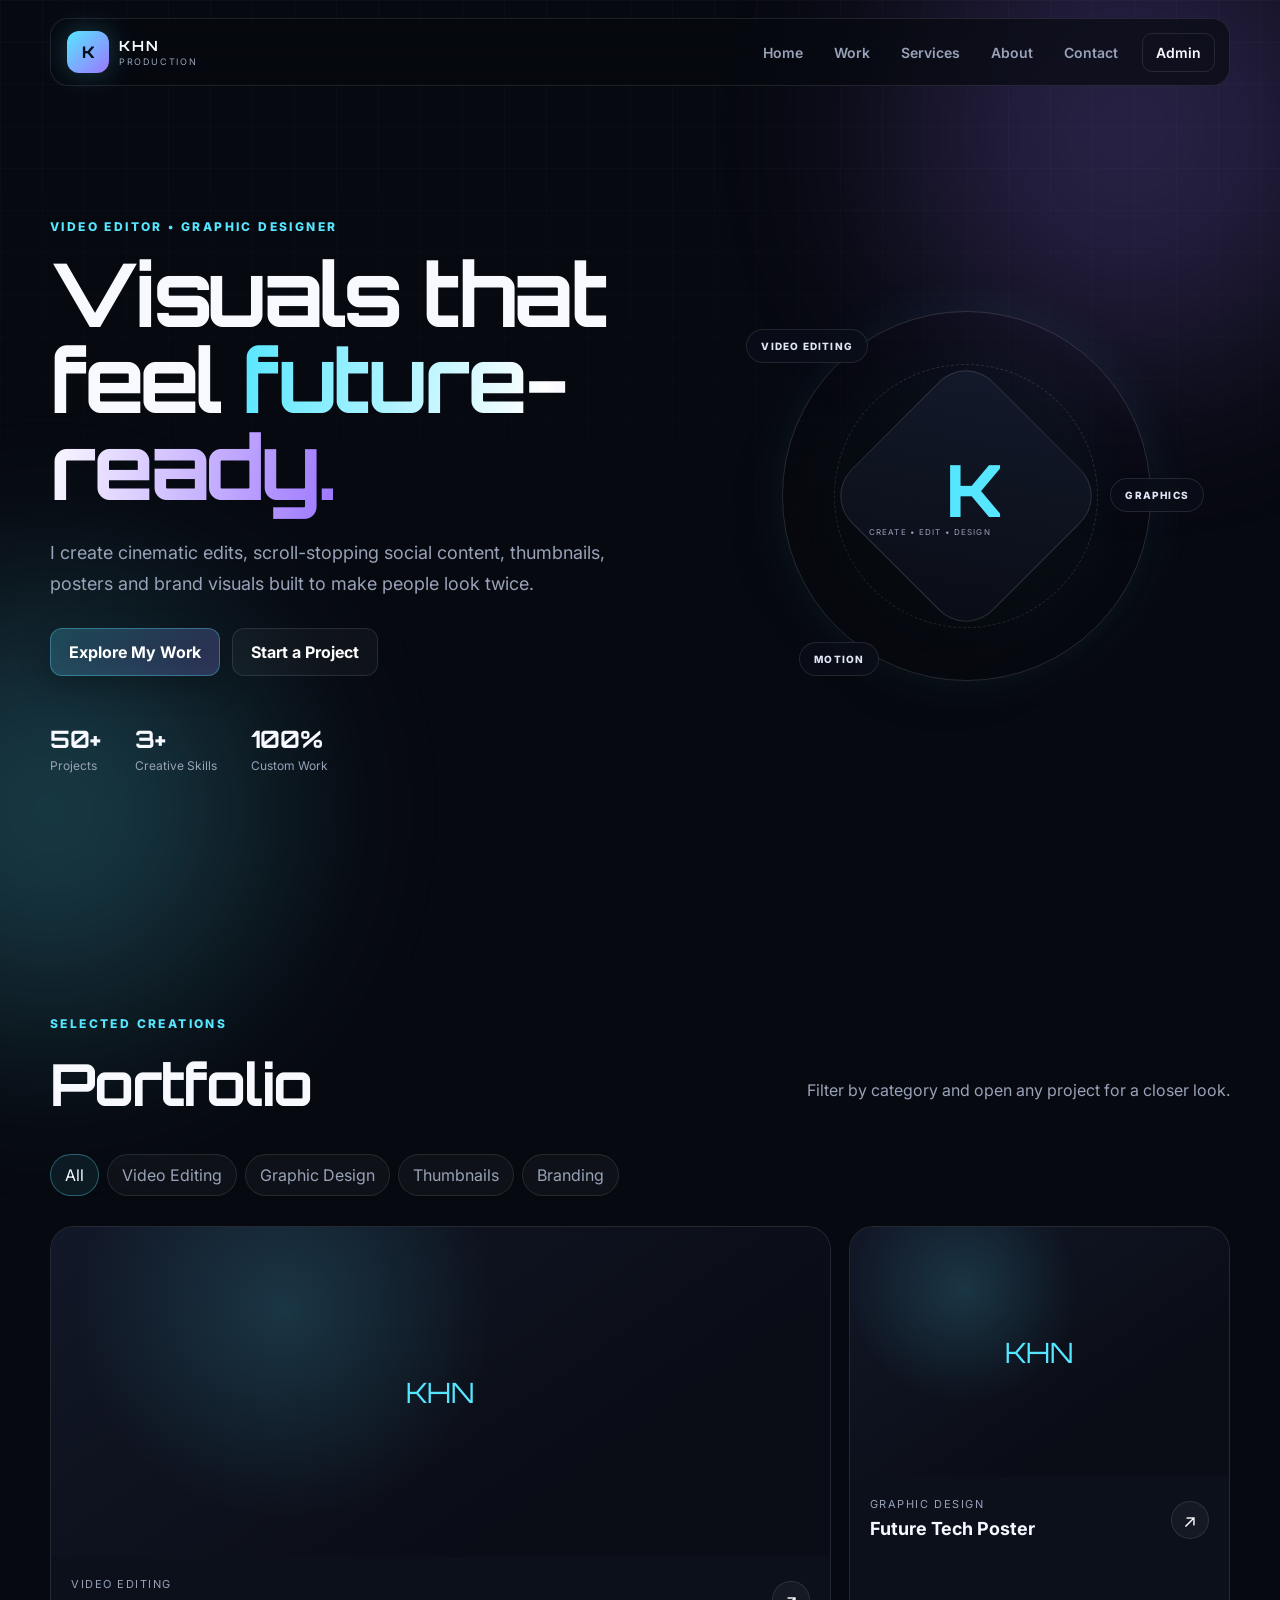
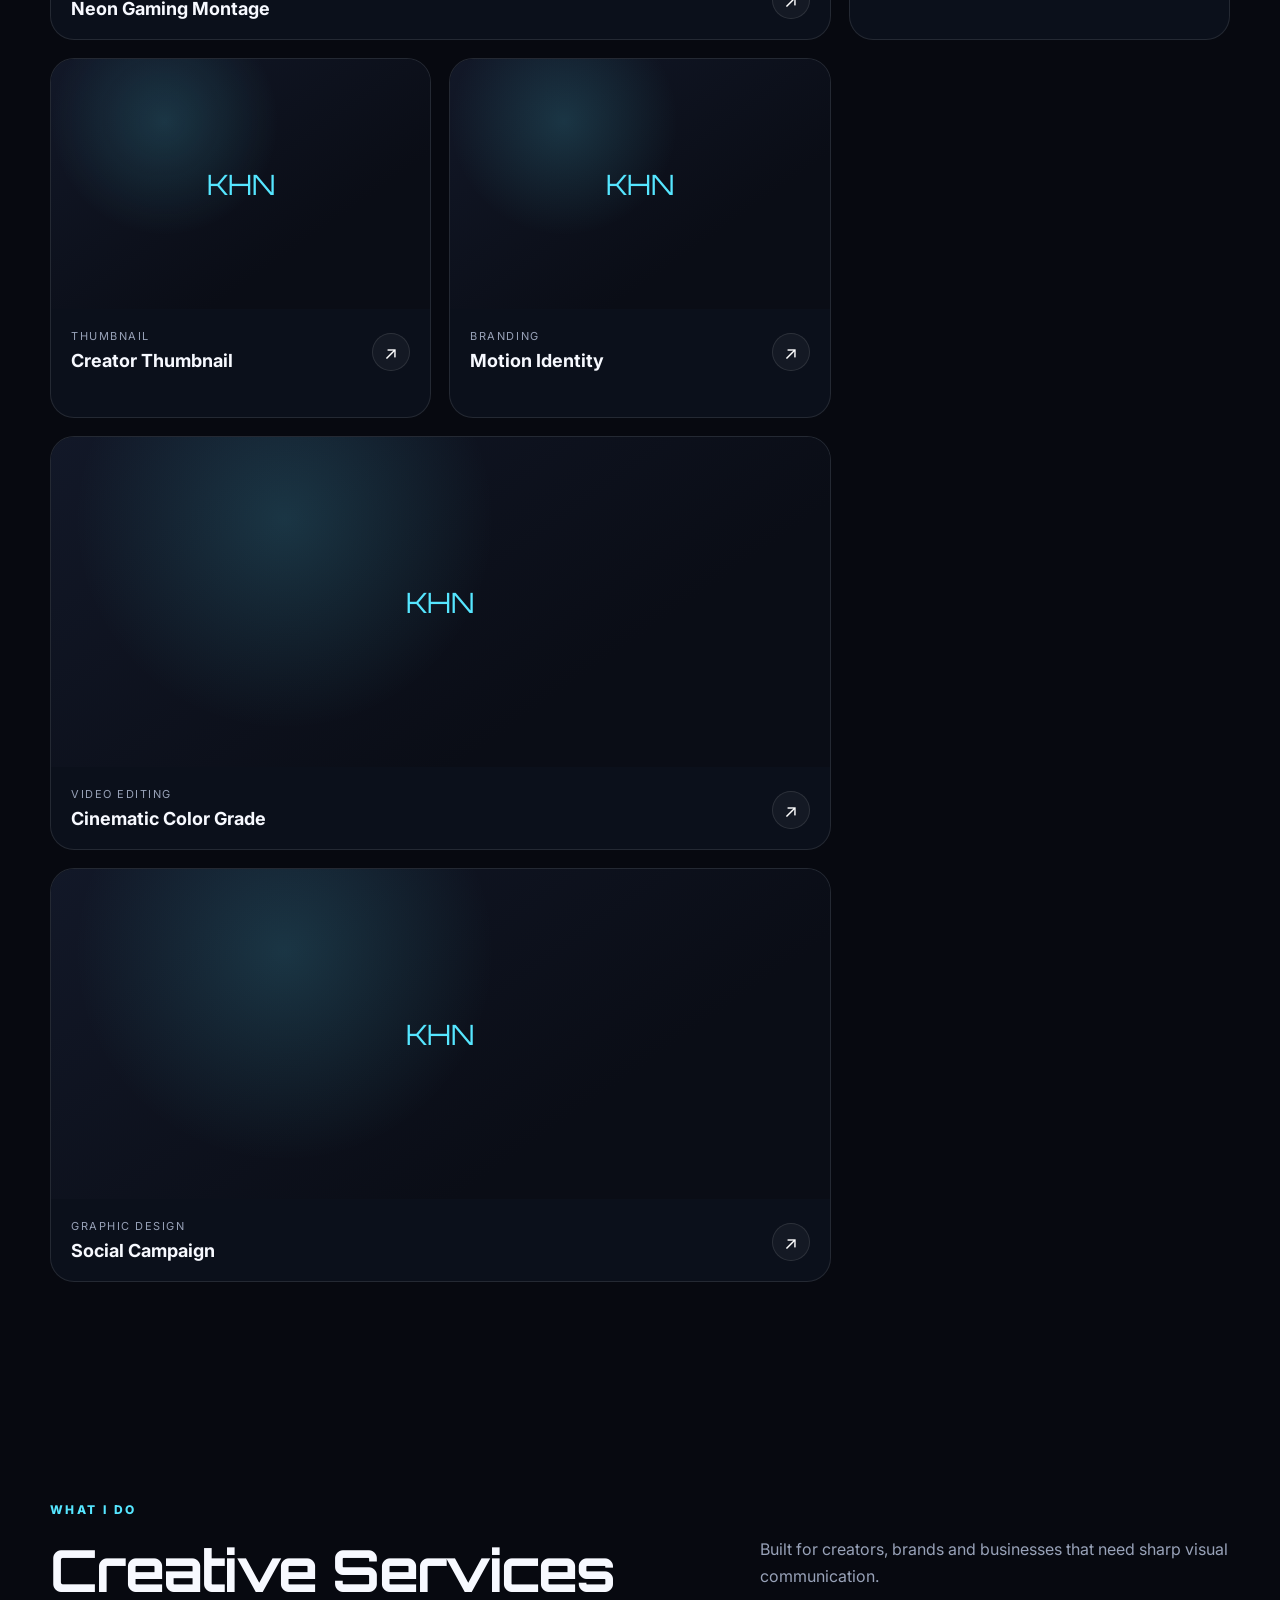
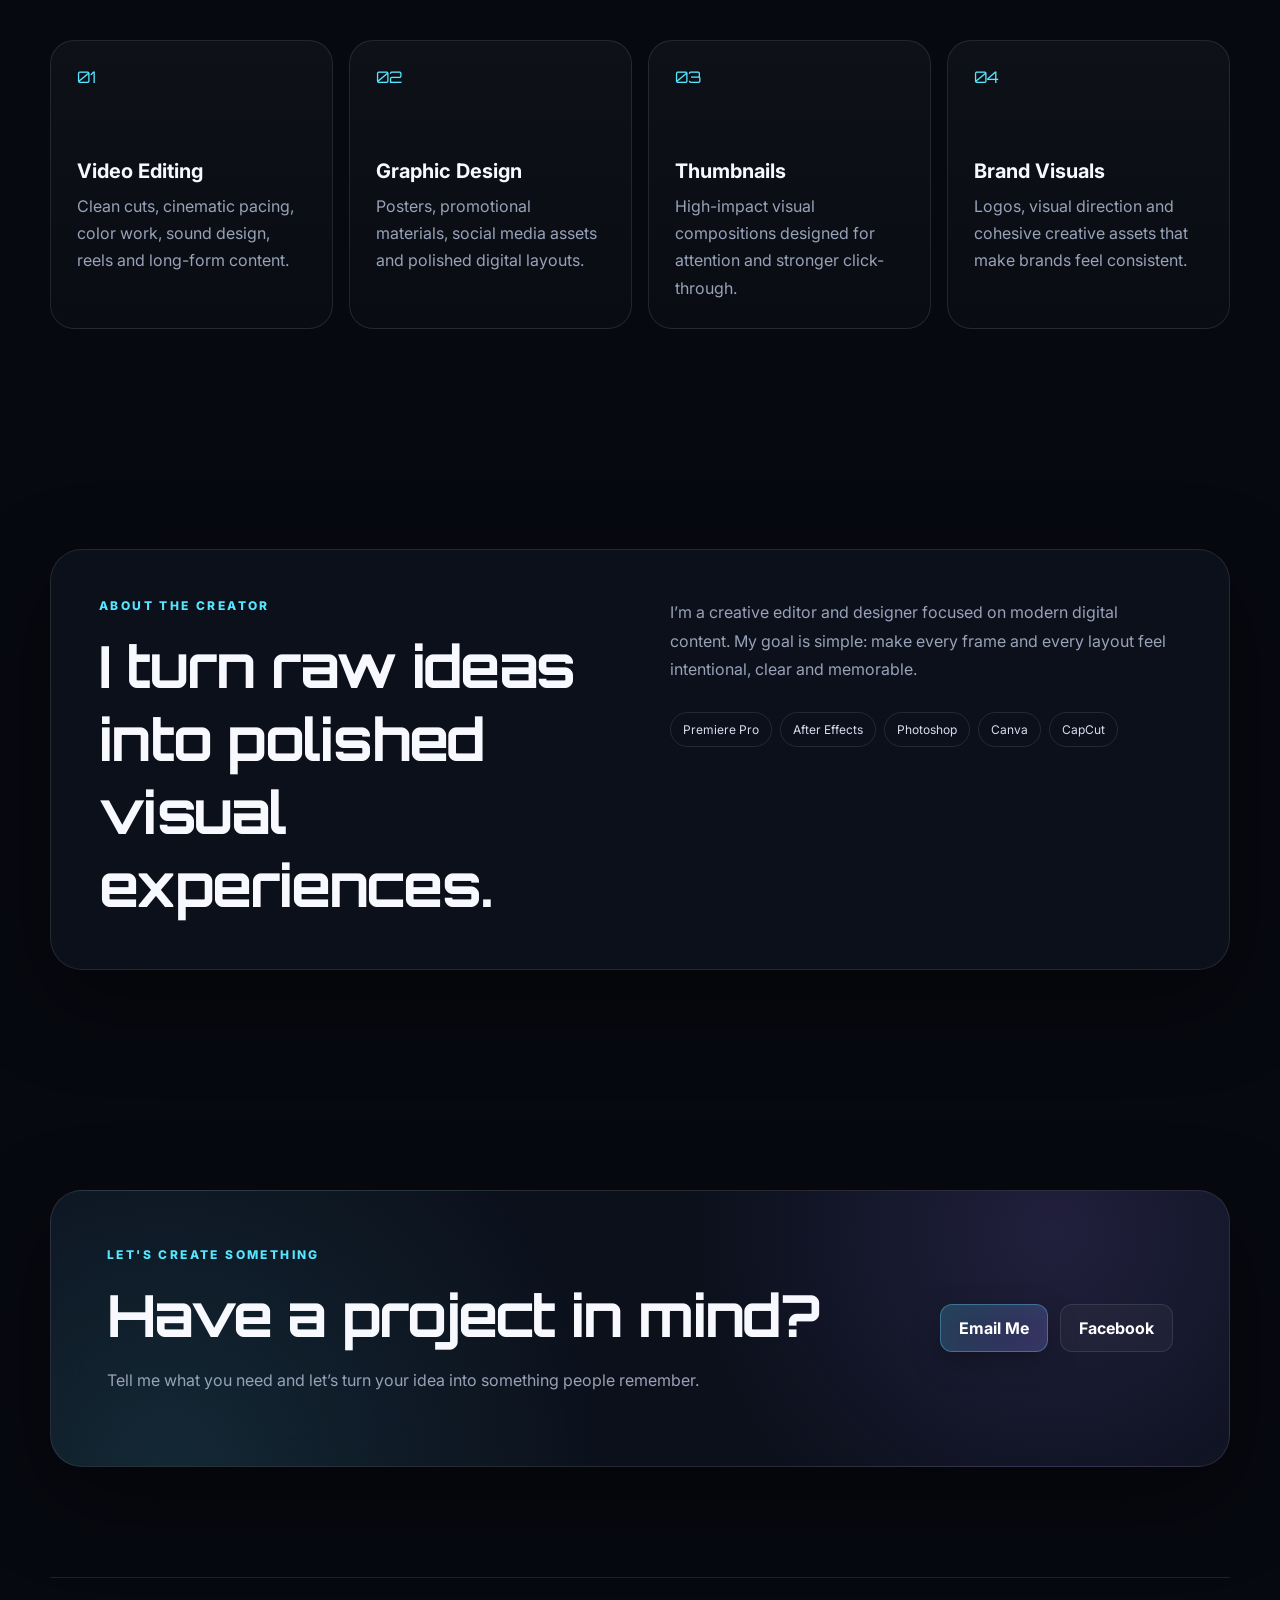
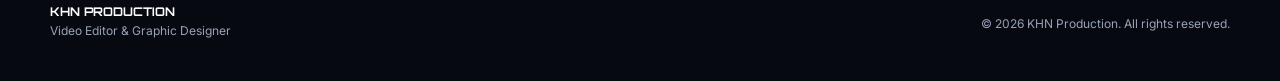
<file: index.html>
<!DOCTYPE html>
<html lang="en">
<head>
  <meta charset="UTF-8" />
  <meta name="viewport" content="width=device-width, initial-scale=1.0" />
  <meta name="description" content="KHN Production — Video Editing and Graphic Design Portfolio" />
  <title>KHN Production | Video Editor & Graphic Designer</title>
  <link rel="preconnect" href="https://fonts.googleapis.com">
  <link rel="preconnect" href="https://fonts.gstatic.com" crossorigin>
  <link href="https://fonts.googleapis.com/css2?family=Inter:wght@400;500;600;700;800&family=Orbitron:wght@500;600;700&display=swap" rel="stylesheet">
  <link rel="stylesheet" href="css/style.css" />
</head>
<body>
  <div class="ambient ambient-a"></div>
  <div class="ambient ambient-b"></div>
  <div class="grid-overlay"></div>

  <header class="site-header">
    <a class="brand" href="#home">
      <span class="brand-mark">K</span>
      <span>
        <strong>KHN</strong>
        <small>PRODUCTION</small>
      </span>
    </a>

    <button class="nav-toggle" aria-label="Open menu" aria-expanded="false">☰</button>

    <nav class="site-nav">
      <a href="#home">Home</a>
      <a href="#work">Work</a>
      <a href="#services">Services</a>
      <a href="#about">About</a>
      <a href="#contact">Contact</a>
      <a class="nav-admin" href="admin.html">Admin</a>
    </nav>
  </header>

  <main>
    <section class="hero section" id="home">
      <div class="hero-copy reveal">
        <p class="eyebrow">VIDEO EDITOR • GRAPHIC DESIGNER</p>
        <h1>Visuals that feel <span>future-ready.</span></h1>
        <p class="hero-text">
          I create cinematic edits, scroll-stopping social content, thumbnails, posters and brand visuals built to make people look twice.
        </p>

        <div class="hero-actions">
          <a class="btn btn-primary" href="#work">Explore My Work</a>
          <a class="btn btn-ghost" href="#contact">Start a Project</a>
        </div>

        <div class="hero-stats">
          <div><strong>50+</strong><span>Projects</span></div>
          <div><strong>3+</strong><span>Creative Skills</span></div>
          <div><strong>100%</strong><span>Custom Work</span></div>
        </div>
      </div>

      <div class="hero-visual reveal">
        <div class="orbital-card">
          <div class="orbital-ring ring-one"></div>
          <div class="orbital-ring ring-two"></div>
          <div class="orbital-core">
            <span class="core-k">K</span>
            <small>CREATE • EDIT • DESIGN</small>
          </div>
          <div class="floating-pill pill-a">VIDEO EDITING</div>
          <div class="floating-pill pill-b">GRAPHICS</div>
          <div class="floating-pill pill-c">MOTION</div>
        </div>
      </div>
    </section>

    <section class="work section" id="work">
      <div class="section-head reveal">
        <div>
          <p class="eyebrow">SELECTED CREATIONS</p>
          <h2>Portfolio</h2>
        </div>
        <p>Filter by category and open any project for a closer look.</p>
      </div>

      <div class="filter-bar reveal" id="filterBar">
        <button class="filter-btn active" data-filter="all">All</button>
        <button class="filter-btn" data-filter="video">Video Editing</button>
        <button class="filter-btn" data-filter="graphics">Graphic Design</button>
        <button class="filter-btn" data-filter="thumbnail">Thumbnails</button>
        <button class="filter-btn" data-filter="branding">Branding</button>
      </div>

      <div class="portfolio-grid" id="portfolioGrid"></div>

      <div class="empty-state hidden" id="emptyState">
        <h3>No projects yet.</h3>
        <p>Add a project from the Admin page.</p>
      </div>
    </section>

    <section class="services section" id="services">
      <div class="section-head reveal">
        <div>
          <p class="eyebrow">WHAT I DO</p>
          <h2>Creative Services</h2>
        </div>
        <p>Built for creators, brands and businesses that need sharp visual communication.</p>
      </div>

      <div class="service-grid">
        <article class="service-card reveal">
          <span>01</span>
          <h3>Video Editing</h3>
          <p>Clean cuts, cinematic pacing, color work, sound design, reels and long-form content.</p>
        </article>
        <article class="service-card reveal">
          <span>02</span>
          <h3>Graphic Design</h3>
          <p>Posters, promotional materials, social media assets and polished digital layouts.</p>
        </article>
        <article class="service-card reveal">
          <span>03</span>
          <h3>Thumbnails</h3>
          <p>High-impact visual compositions designed for attention and stronger click-through.</p>
        </article>
        <article class="service-card reveal">
          <span>04</span>
          <h3>Brand Visuals</h3>
          <p>Logos, visual direction and cohesive creative assets that make brands feel consistent.</p>
        </article>
      </div>
    </section>

    <section class="about section" id="about">
      <div class="about-panel reveal">
        <div>
          <p class="eyebrow">ABOUT THE CREATOR</p>
          <h2>I turn raw ideas into polished visual experiences.</h2>
        </div>
        <div class="about-copy">
          <p>
            I’m a creative editor and designer focused on modern digital content. My goal is simple: make every frame and every layout feel intentional, clear and memorable.
          </p>
          <div class="skills">
            <span>Premiere Pro</span>
            <span>After Effects</span>
            <span>Photoshop</span>
            <span>Canva</span>
            <span>CapCut</span>
          </div>
        </div>
      </div>
    </section>

    <section class="contact section" id="contact">
      <div class="contact-panel reveal">
        <div>
          <p class="eyebrow">LET'S CREATE SOMETHING</p>
          <h2>Have a project in mind?</h2>
          <p>Tell me what you need and let’s turn your idea into something people remember.</p>
        </div>
        <div class="contact-actions">
          <a class="btn btn-primary" href="mailto:jyocinth@gmail.com">Email Me</a>
          <a class="btn btn-ghost" href="#">Facebook</a>
        </div>
      </div>
    </section>
  </main>

  <footer class="site-footer">
    <div>
      <strong>KHN PRODUCTION</strong>
      <span>Video Editor & Graphic Designer</span>
    </div>
    <p>© <span id="year"></span> KHN Production. All rights reserved.</p>
  </footer>

  <div class="modal hidden" id="projectModal" aria-hidden="true">
    <div class="modal-backdrop" data-close-modal></div>
    <div class="modal-card">
      <button class="modal-close" data-close-modal aria-label="Close">×</button>
      <div class="modal-media" id="modalMedia"></div>
      <div class="modal-copy">
        <p class="eyebrow" id="modalCategory"></p>
        <h3 id="modalTitle"></h3>
        <p id="modalDescription"></p>
      </div>
    </div>
  </div>

  <script src="js/data.js"></script>
  <script src="js/app.js"></script>
</body>
</html>
</file>
<file: css/style.css>
:root {
  --bg: #070910;
  --bg-soft: #0d111b;
  --panel: rgba(15, 20, 32, .72);
  --panel-strong: rgba(17, 22, 36, .92);
  --line: rgba(255,255,255,.1);
  --text: #f7f9ff;
  --muted: #98a2b8;
  --cyan: #56e6ff;
  --violet: #9d77ff;
  --green: #7dffc9;
  --radius: 24px;
  --shadow: 0 30px 90px rgba(0,0,0,.45);
}

* { box-sizing: border-box; }
html { scroll-behavior: smooth; }
body {
  margin: 0;
  font-family: "Inter", sans-serif;
  background: var(--bg);
  color: var(--text);
  min-height: 100vh;
  overflow-x: hidden;
}
a { color: inherit; text-decoration: none; }
button, input, textarea, select { font: inherit; }
button { cursor: pointer; }
img, video, iframe { max-width: 100%; display: block; }

.ambient {
  position: fixed;
  border-radius: 50%;
  filter: blur(100px);
  opacity: .22;
  pointer-events: none;
  z-index: -3;
}
.ambient-a { width: 460px; height: 460px; background: var(--violet); top: -100px; right: -80px; }
.ambient-b { width: 420px; height: 420px; background: var(--cyan); bottom: -120px; left: -160px; }
.grid-overlay {
  position: fixed; inset: 0; pointer-events: none; z-index: -2;
  background-image:
    linear-gradient(rgba(255,255,255,.025) 1px, transparent 1px),
    linear-gradient(90deg, rgba(255,255,255,.025) 1px, transparent 1px);
  background-size: 42px 42px;
  mask-image: linear-gradient(to bottom, black, transparent 85%);
}

.site-header {
  width: min(1180px, calc(100% - 32px));
  margin: 18px auto 0;
  position: sticky; top: 18px; z-index: 30;
  display: flex; align-items: center; justify-content: space-between;
  padding: 12px 14px 12px 16px;
  border: 1px solid var(--line);
  background: rgba(7,9,16,.68);
  backdrop-filter: blur(18px);
  border-radius: 18px;
}

.brand { display: inline-flex; align-items: center; gap: 10px; }
.brand-mark {
  width: 42px; height: 42px; display: grid; place-items: center;
  background: linear-gradient(135deg, var(--cyan), var(--violet));
  color: #071018; font-family: "Orbitron"; font-weight: 800;
  border-radius: 12px;
  box-shadow: 0 0 28px rgba(86,230,255,.25);
}
.brand span:last-child { display: flex; flex-direction: column; line-height: 1; gap: 4px; }
.brand strong { font-family: "Orbitron"; font-size: 14px; letter-spacing: .16em; }
.brand small { color: var(--muted); font-size: 9px; letter-spacing: .18em; }

.site-nav { display: flex; align-items: center; gap: 5px; }
.site-nav a {
  color: var(--muted); font-size: 14px; font-weight: 600;
  padding: 10px 13px; border-radius: 10px; transition: .2s ease;
}
.site-nav a:hover { color: var(--text); background: rgba(255,255,255,.06); }
.site-nav .nav-admin {
  color: var(--text); border: 1px solid var(--line); margin-left: 6px;
}
.nav-toggle { display: none; background: none; border: 0; color: white; font-size: 24px; }

.section { width: min(1180px, calc(100% - 32px)); margin: 0 auto; padding: 110px 0; }
.hero {
  min-height: calc(100vh - 80px);
  display: grid; grid-template-columns: 1.05fr .95fr; align-items: center; gap: 70px;
}
.eyebrow {
  margin: 0 0 16px; color: var(--cyan); font-size: 12px; font-weight: 800;
  letter-spacing: .2em;
}
.hero h1, .section-head h2, .about-panel h2, .contact-panel h2 {
  font-family: "Orbitron";
  margin: 0;
}
.hero h1 { font-size: clamp(48px, 7vw, 88px); line-height: .98; letter-spacing: -.045em; max-width: 800px; }
.hero h1 span {
  background: linear-gradient(100deg, var(--cyan), #fff, var(--violet));
  -webkit-background-clip: text; background-clip: text; color: transparent;
}
.hero-text { color: var(--muted); font-size: 18px; line-height: 1.75; max-width: 650px; margin: 28px 0; }

.hero-actions, .contact-actions { display: flex; flex-wrap: wrap; gap: 12px; }
.btn {
  display: inline-flex; align-items: center; justify-content: center;
  border: 1px solid var(--line);
  padding: 13px 18px; border-radius: 12px;
  font-weight: 700; transition: .22s ease; color: white;
}
.btn-primary {
  background: linear-gradient(135deg, rgba(86,230,255,.18), rgba(157,119,255,.22));
  border-color: rgba(86,230,255,.35);
  box-shadow: inset 0 0 30px rgba(86,230,255,.05), 0 10px 30px rgba(0,0,0,.25);
}
.btn-primary:hover { transform: translateY(-2px); box-shadow: 0 14px 40px rgba(86,230,255,.16); }
.btn-ghost { background: rgba(255,255,255,.035); }
.btn-ghost:hover { background: rgba(255,255,255,.08); transform: translateY(-2px); }

.hero-stats { display: flex; gap: 34px; margin-top: 48px; }
.hero-stats div { display: flex; flex-direction: column; gap: 4px; }
.hero-stats strong { font-size: 24px; font-family: "Orbitron"; }
.hero-stats span { color: var(--muted); font-size: 12px; }

.hero-visual { min-height: 560px; display: grid; place-items: center; }
.orbital-card {
  position: relative; width: min(440px, 90vw); aspect-ratio: 1;
  border-radius: 50%; display: grid; place-items: center;
  background: radial-gradient(circle, rgba(86,230,255,.08), transparent 55%);
}
.orbital-ring {
  position: absolute; border: 1px solid rgba(255,255,255,.14); border-radius: 50%;
  animation: spin 20s linear infinite;
}
.ring-one { inset: 8%; box-shadow: 0 0 50px rgba(86,230,255,.08); }
.ring-two { inset: 20%; animation-direction: reverse; animation-duration: 14s; border-style: dashed; }
.orbital-core {
  width: 200px; height: 200px; border-radius: 38px; display: flex; flex-direction: column;
  align-items: center; justify-content: center; gap: 12px;
  background: linear-gradient(145deg, rgba(20,27,44,.95), rgba(10,13,23,.95));
  border: 1px solid rgba(255,255,255,.12); box-shadow: var(--shadow);
  transform: rotate(45deg);
}
.orbital-core > * { transform: rotate(-45deg); }
.core-k { font-family: "Orbitron"; font-size: 72px; font-weight: 800; color: var(--cyan); }
.orbital-core small { font-size: 8px; color: var(--muted); letter-spacing: .14em; }
.floating-pill {
  position: absolute; padding: 10px 14px; border: 1px solid var(--line);
  background: rgba(10,14,24,.8); backdrop-filter: blur(10px); border-radius: 999px;
  color: #dfe6f6; font-size: 10px; font-weight: 800; letter-spacing: .12em;
}
.pill-a { top: 12%; left: 0; }
.pill-b { right: -4%; top: 46%; }
.pill-c { bottom: 9%; left: 12%; }

.section-head {
  display: flex; align-items: end; justify-content: space-between; gap: 30px; margin-bottom: 34px;
}
.section-head h2, .about-panel h2, .contact-panel h2 { font-size: clamp(34px, 5vw, 58px); letter-spacing: -.03em; }
.section-head > p { color: var(--muted); max-width: 470px; line-height: 1.7; }

.filter-bar { display: flex; flex-wrap: wrap; gap: 8px; margin-bottom: 30px; }
.filter-btn {
  padding: 10px 14px; color: var(--muted); background: rgba(255,255,255,.035);
  border: 1px solid var(--line); border-radius: 999px; transition: .2s ease;
}
.filter-btn:hover, .filter-btn.active {
  color: var(--text); border-color: rgba(86,230,255,.36);
  background: rgba(86,230,255,.08);
}

.portfolio-grid {
  display: grid; grid-template-columns: repeat(12, 1fr); gap: 18px;
}
.project-card {
  grid-column: span 4; border-radius: var(--radius); overflow: hidden; position: relative;
  border: 1px solid var(--line); background: var(--panel); min-height: 360px;
  transition: transform .25s ease, border-color .25s ease;
}
.project-card:nth-child(5n+1), .project-card:nth-child(5n+5) { grid-column: span 8; }
.project-card:hover { transform: translateY(-5px); border-color: rgba(86,230,255,.35); }
.project-media { height: 250px; overflow: hidden; background: #0e1320; position: relative; }
.project-card:nth-child(5n+1) .project-media, .project-card:nth-child(5n+5) .project-media { height: 330px; }
.project-media img, .project-media video { width: 100%; height: 100%; object-fit: cover; transition: transform .45s ease; }
.project-card:hover .project-media img { transform: scale(1.035); }
.media-fallback {
  width: 100%; height: 100%; display: grid; place-items: center;
  background:
    radial-gradient(circle at 30% 25%, rgba(86,230,255,.16), transparent 35%),
    linear-gradient(145deg, #121828, #0a0d16 70%);
  color: var(--cyan); font-family: "Orbitron"; font-size: 28px;
}
.project-info { padding: 20px; display: flex; align-items: end; justify-content: space-between; gap: 20px; }
.project-info h3 { margin: 7px 0 0; font-size: 18px; }
.project-info p { margin: 0; color: var(--muted); font-size: 11px; text-transform: uppercase; letter-spacing: .14em; }
.open-project {
  flex: 0 0 auto; width: 38px; height: 38px; border-radius: 50%;
  border: 1px solid var(--line); background: rgba(255,255,255,.04); color: white; font-size: 18px;
}
.open-project:hover { border-color: var(--cyan); }

.service-grid { display: grid; grid-template-columns: repeat(4, 1fr); gap: 16px; }
.service-card {
  min-height: 260px; padding: 26px; border: 1px solid var(--line); border-radius: var(--radius);
  background: linear-gradient(180deg, rgba(255,255,255,.035), rgba(255,255,255,.015));
}
.service-card span { color: var(--cyan); font-family: "Orbitron"; }
.service-card h3 { margin: 72px 0 10px; font-size: 20px; }
.service-card p { color: var(--muted); line-height: 1.7; margin: 0; }

.about-panel, .contact-panel {
  border: 1px solid var(--line); border-radius: 32px;
  background: var(--panel); backdrop-filter: blur(18px);
  box-shadow: var(--shadow);
}
.about-panel { padding: 48px; display: grid; grid-template-columns: 1fr 1fr; gap: 60px; }
.about-copy p { color: var(--muted); line-height: 1.8; margin-top: 0; }
.skills { display: flex; flex-wrap: wrap; gap: 8px; margin-top: 28px; }
.skills span { padding: 9px 12px; border-radius: 999px; border: 1px solid var(--line); color: #d7def0; font-size: 12px; }

.contact-panel {
  padding: 56px; display: flex; align-items: center; justify-content: space-between; gap: 40px;
  background:
    radial-gradient(circle at 85% 15%, rgba(157,119,255,.15), transparent 35%),
    radial-gradient(circle at 10% 100%, rgba(86,230,255,.11), transparent 40%),
    var(--panel);
}
.contact-panel p:not(.eyebrow) { color: var(--muted); max-width: 600px; line-height: 1.7; }

.site-footer {
  width: min(1180px, calc(100% - 32px)); margin: 0 auto; padding: 26px 0 38px;
  border-top: 1px solid var(--line); display: flex; justify-content: space-between; gap: 24px;
  color: var(--muted); font-size: 12px;
}
.site-footer div { display: flex; flex-direction: column; gap: 4px; }
.site-footer strong { color: white; font-family: "Orbitron"; }

.modal { position: fixed; inset: 0; z-index: 100; display: grid; place-items: center; padding: 20px; }
.modal.hidden { display: none; }
.modal-backdrop { position: absolute; inset: 0; background: rgba(2,4,8,.82); backdrop-filter: blur(10px); }
.modal-card {
  position: relative; z-index: 1; width: min(900px, 100%); max-height: 90vh; overflow: auto;
  border: 1px solid var(--line); border-radius: 26px; background: #0d111b; box-shadow: var(--shadow);
}
.modal-close {
  position: absolute; top: 14px; right: 14px; z-index: 3; width: 40px; height: 40px; border-radius: 50%;
  border: 1px solid var(--line); color: white; background: rgba(0,0,0,.45); font-size: 24px;
}
.modal-media { min-height: 320px; background: #06080f; }
.modal-media img, .modal-media video, .modal-media iframe { width: 100%; max-height: 560px; object-fit: contain; border: 0; aspect-ratio: 16/9; }
.modal-copy { padding: 26px; }
.modal-copy h3 { font-size: 28px; margin: 0 0 12px; }
.modal-copy p:last-child { color: var(--muted); line-height: 1.7; }
.hidden { display: none !important; }

.reveal { opacity: 0; transform: translateY(20px); transition: .7s ease; }
.reveal.visible { opacity: 1; transform: none; }

@keyframes spin { to { transform: rotate(360deg); } }

@media (max-width: 960px) {
  .hero { grid-template-columns: 1fr; padding-top: 90px; }
  .hero-visual { min-height: 430px; }
  .project-card, .project-card:nth-child(5n+1), .project-card:nth-child(5n+5) { grid-column: span 6; }
  .project-card .project-media, .project-card:nth-child(5n+1) .project-media, .project-card:nth-child(5n+5) .project-media { height: 250px; }
  .service-grid { grid-template-columns: repeat(2, 1fr); }
  .about-panel { grid-template-columns: 1fr; gap: 28px; }
  .contact-panel { align-items: flex-start; flex-direction: column; }
}

@media (max-width: 720px) {
  .site-header { top: 10px; }
  .nav-toggle { display: block; }
  .site-nav {
    display: none; position: absolute; top: calc(100% + 10px); left: 0; right: 0;
    padding: 10px; border: 1px solid var(--line); border-radius: 16px;
    background: rgba(7,9,16,.95); backdrop-filter: blur(18px);
    flex-direction: column; align-items: stretch;
  }
  .site-nav.open { display: flex; }
  .site-nav .nav-admin { margin-left: 0; }
  .section { padding: 82px 0; }
  .hero { min-height: auto; }
  .hero h1 { font-size: clamp(44px, 15vw, 66px); }
  .hero-stats { gap: 22px; }
  .hero-visual { min-height: 390px; }
  .orbital-card { width: min(360px, 86vw); }
  .orbital-core { width: 155px; height: 155px; }
  .core-k { font-size: 56px; }
  .section-head { align-items: flex-start; flex-direction: column; }
  .portfolio-grid { grid-template-columns: 1fr; }
  .project-card, .project-card:nth-child(5n+1), .project-card:nth-child(5n+5) { grid-column: auto; }
  .service-grid { grid-template-columns: 1fr; }
  .about-panel, .contact-panel { padding: 30px 22px; }
  .site-footer { flex-direction: column; }
}
</file>
